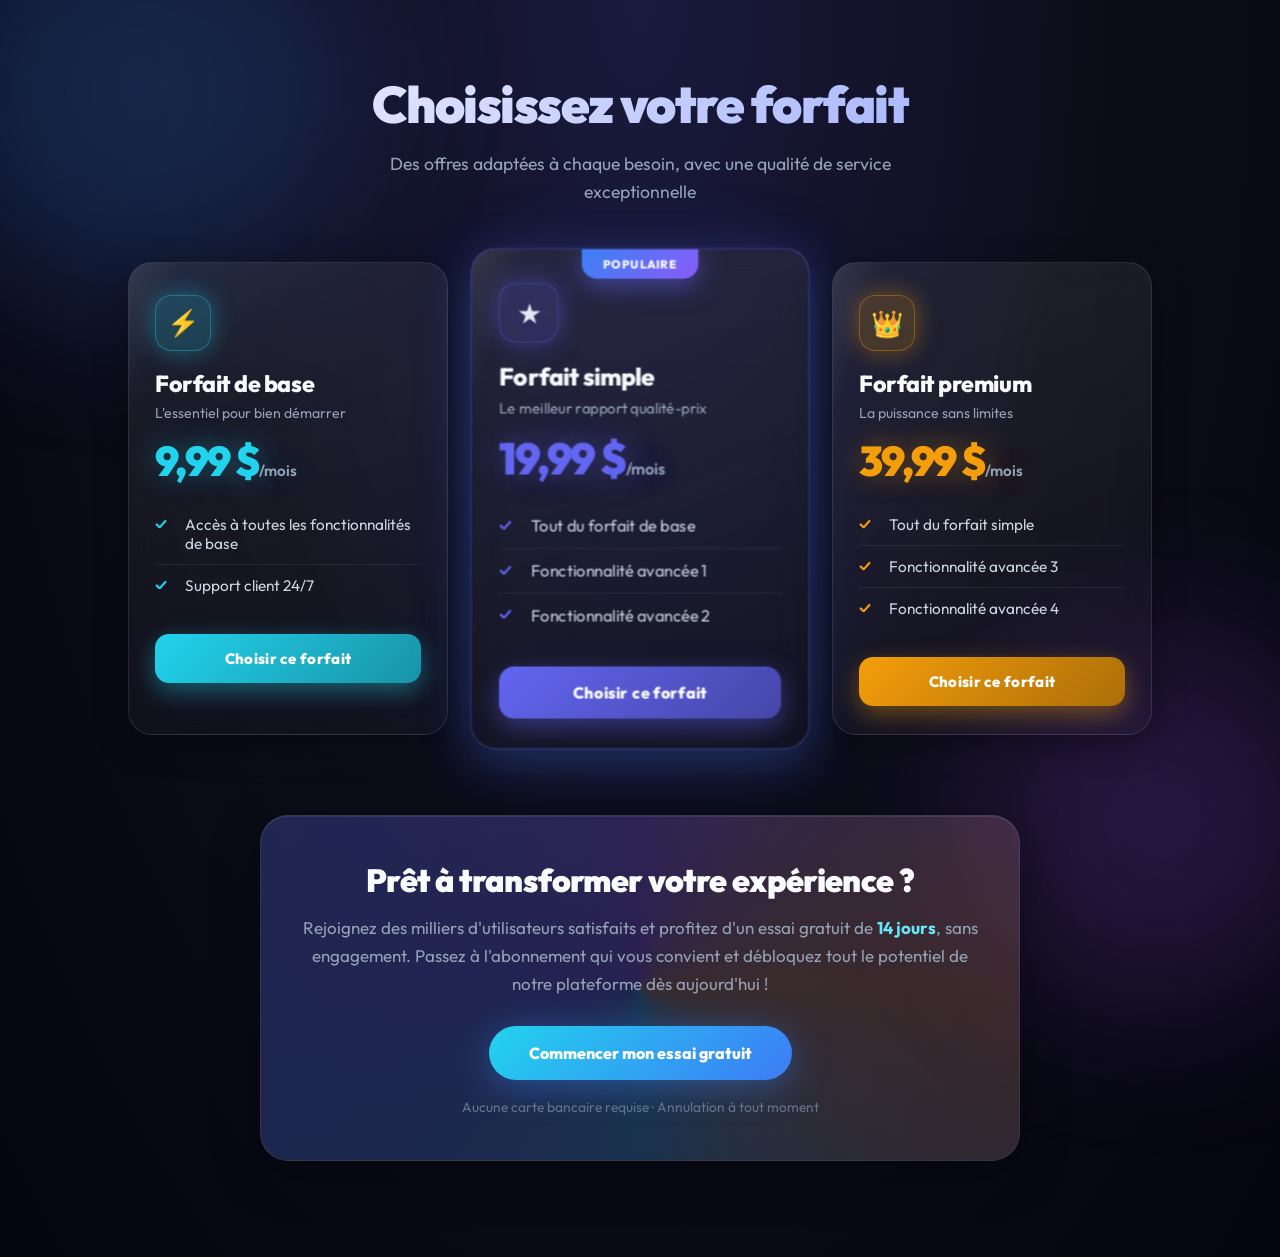
<file: html/index.html>
<!DOCTYPE html>
<html lang="fr">
<head>
    <meta charset="UTF-8">
    <meta name="viewport" content="width=device-width, initial-scale=1.0">
    <title>Nos forfaits</title>
    <link rel="preconnect" href="https://fonts.googleapis.com">
    <link rel="preconnect" href="https://fonts.gstatic.com" crossorigin>
    <link href="https://fonts.googleapis.com/css2?family=Outfit:wght@400;600;700;800;900&display=swap" rel="stylesheet">
    <link rel="stylesheet" href="../css/style.css">
</head>
<body>

<header class="page-header">
    <h1>Choisissez votre forfait</h1>
    <p>Des offres adaptées à chaque besoin, avec une qualité de service exceptionnelle</p>
</header>

<div class="pricing-container">

    <div class="pricing base">
        <div class="card-icon">⚡</div>
        <h2 class="title">Forfait de base</h2>
        <p class="subtitle">L'essentiel pour bien démarrer</p>
        <p class="price">9,99 $<span>/mois</span></p>
        <ul class="features">
            <li>Accès à toutes les fonctionnalités de base</li>
            <li>Support client 24/7</li>
        </ul>
        <button type="button" class="btn">Choisir ce forfait</button>
    </div>

    <div class="pricing featured">
        <span class="badge">Populaire</span>
        <div class="card-icon">★</div>
        <h2 class="title">Forfait simple</h2>
        <p class="subtitle">Le meilleur rapport qualité-prix</p>
        <p class="price">19,99 $<span>/mois</span></p>
        <ul class="features">
            <li>Tout du forfait de base</li>
            <li>Fonctionnalité avancée 1</li>
            <li>Fonctionnalité avancée 2</li>
        </ul>
        <button type="button" class="btn">Choisir ce forfait</button>
    </div>

    <div class="pricing premium">
        <div class="card-icon">👑</div>
        <h2 class="title">Forfait premium</h2>
        <p class="subtitle">La puissance sans limites</p>
        <p class="price">39,99 $<span>/mois</span></p>
        <ul class="features">
            <li>Tout du forfait simple</li>
            <li>Fonctionnalité avancée 3</li>
            <li>Fonctionnalité avancée 4</li>
        </ul>
        <button type="button" class="btn">Choisir ce forfait</button>
    </div>

</div>

<section class="cta-section">
    <h2>Prêt à transformer votre expérience ?</h2>
    <p>
        Rejoignez des milliers d'utilisateurs satisfaits et profitez d'un essai gratuit de <strong>14 jours</strong>,
        sans engagement. Passez à l'abonnement qui vous convient et débloquez tout le potentiel de notre plateforme dès aujourd'hui !
    </p>
    <button type="button" class="cta-btn">Commencer mon essai gratuit</button>
    <span class="cta-note">Aucune carte bancaire requise · Annulation à tout moment</span>
</section>

</body>
</html>
</file>
<file: css/style.css>
:root {
            --base: #22d3ee;
            --simple: #6366f1;
            --premium: #f59e0b;
            --bg-deep: #050510;
            --text: #e2e8f0;
            --muted: #94a3b8;
        }

        * {
            box-sizing: border-box;
        }

        body {
            margin: 0;
            min-height: 100vh;
            font-family: "Outfit", "Segoe UI", sans-serif;
            background: radial-gradient(ellipse at top, #1a1a3e 0%, #0d0d1a 50%, var(--bg-deep) 100%);
            color: var(--text);
            padding: 72px 20px 96px;
            overflow-x: hidden;
        }

        body::before,
        body::after {
            content: "";
            position: fixed;
            border-radius: 50%;
            filter: blur(80px);
            pointer-events: none;
            z-index: 0;
            animation: float 12s ease-in-out infinite;
        }

        body::before {
            width: 420px;
            height: 420px;
            top: -120px;
            left: -80px;
            background: rgba(59, 130, 246, 0.22);
        }

        body::after {
            width: 360px;
            height: 360px;
            bottom: -100px;
            right: -60px;
            background: rgba(168, 85, 247, 0.18);
            animation-delay: -6s;
        }

        @keyframes float {
            0%, 100% { transform: translate(0, 0) scale(1); }
            50% { transform: translate(30px, -20px) scale(1.08); }
        }

        .page-header {
            position: relative;
            z-index: 1;
            text-align: center;
            margin-bottom: 56px;
        }

        .page-header h1 {
            margin: 0 0 14px;
            font-size: clamp(2rem, 5vw, 3.2rem);
            font-weight: 900;
            letter-spacing: -0.03em;
            background: linear-gradient(135deg, #fff 0%, #a5b4fc 40%, #67e8f9 70%, #fbbf24 100%);
            background-size: 200% auto;
            -webkit-background-clip: text;
            -webkit-text-fill-color: transparent;
            background-clip: text;
            animation: titleGlow 6s ease infinite;
        }

        @keyframes titleGlow {
            0%, 100% { background-position: 0% center; }
            50% { background-position: 100% center; }
        }

        .page-header p {
            margin: 0 auto;
            max-width: 520px;
            font-size: 1.1rem;
            line-height: 1.6;
            color: var(--muted);
        }

        .pricing-container {
            position: relative;
            z-index: 1;
            display: flex;
            flex-wrap: wrap;
            justify-content: center;
            align-items: stretch;
            gap: 32px;
            max-width: 1140px;
            margin: 0 auto;
        }

        .pricing {
            --accent: var(--base);
            --glow: rgba(34, 211, 238, 0.35);
            width: min(100%, 320px);
            background: linear-gradient(160deg, rgba(255, 255, 255, 0.08) 0%, rgba(255, 255, 255, 0.02) 100%);
            backdrop-filter: blur(16px);
            border: 1px solid rgba(255, 255, 255, 0.1);
            border-radius: 24px;
            box-shadow: 0 8px 32px rgba(0, 0, 0, 0.35);
            padding: 32px 26px 28px;
            text-align: left;
            transition:
                transform 0.45s cubic-bezier(0.34, 1.56, 0.64, 1),
                box-shadow 0.45s ease,
                border-color 0.45s ease;
            position: relative;
            overflow: hidden;
            isolation: isolate;
        }

        .pricing::before {
            content: "";
            position: absolute;
            inset: 0;
            background: radial-gradient(circle at 50% 0%, var(--glow), transparent 65%);
            opacity: 0;
            transition: opacity 0.45s ease;
            z-index: -1;
        }

        .pricing::after {
            content: "";
            position: absolute;
            top: -50%;
            left: -60%;
            width: 50%;
            height: 200%;
            background: linear-gradient(90deg, transparent, rgba(255, 255, 255, 0.12), transparent);
            transform: skewX(-20deg);
            transition: left 0.65s ease;
            pointer-events: none;
        }

        .pricing:hover {
            transform: translateY(-18px) scale(1.03);
            border-color: color-mix(in srgb, var(--accent) 55%, white);
            box-shadow:
                0 24px 48px rgba(0, 0, 0, 0.45),
                0 0 0 1px color-mix(in srgb, var(--accent) 30%, transparent),
                0 0 40px var(--glow);
        }

        .pricing:hover::before {
            opacity: 1;
        }

        .pricing:hover::after {
            left: 130%;
        }

        .pricing.base {
            --accent: var(--base);
            --glow: rgba(34, 211, 238, 0.4);
        }

        .pricing.featured {
            --accent: var(--simple);
            --glow: rgba(99, 102, 241, 0.45);
            transform: scale(1.06);
            border-color: rgba(99, 102, 241, 0.45);
            box-shadow:
                0 16px 48px rgba(59, 130, 246, 0.25),
                0 0 60px rgba(99, 102, 241, 0.15);
        }

        .pricing.featured:hover {
            transform: translateY(-20px) scale(1.08);
        }

        .pricing.premium {
            --accent: var(--premium);
            --glow: rgba(245, 158, 11, 0.4);
        }

        .badge {
            position: absolute;
            top: 0;
            left: 50%;
            transform: translateX(-50%);
            background: linear-gradient(135deg, #3b82f6, #8b5cf6);
            color: white;
            font-size: 11px;
            font-weight: 800;
            letter-spacing: 0.08em;
            text-transform: uppercase;
            padding: 7px 20px;
            border-radius: 0 0 14px 14px;
            box-shadow: 0 6px 24px rgba(99, 102, 241, 0.55);
        }

        .card-icon {
            width: 56px;
            height: 56px;
            border-radius: 16px;
            display: flex;
            align-items: center;
            justify-content: center;
            font-size: 26px;
            margin-bottom: 18px;
            background: color-mix(in srgb, var(--accent) 18%, transparent);
            border: 1px solid color-mix(in srgb, var(--accent) 35%, transparent);
            box-shadow: 0 0 24px var(--glow);
            transition: transform 0.4s ease, box-shadow 0.4s ease;
        }

        .pricing:hover .card-icon {
            transform: scale(1.12) rotate(-6deg);
            box-shadow: 0 0 32px var(--glow);
        }

        .title {
            font-size: 1.45rem;
            font-weight: 800;
            margin: 0 0 6px;
            color: #f8fafc;
            letter-spacing: -0.02em;
        }

        .subtitle {
            margin: 0 0 18px;
            font-size: 0.88rem;
            color: var(--muted);
        }

        .price {
            font-size: 2.6rem;
            font-weight: 900;
            margin: 0 0 22px;
            letter-spacing: -0.04em;
            line-height: 1;
            color: var(--accent);
            text-shadow: 0 0 30px var(--glow);
            transition: transform 0.35s ease;
        }

        .price span {
            font-size: 0.95rem;
            font-weight: 600;
            color: var(--muted);
            letter-spacing: 0;
        }

        .pricing:hover .price {
            transform: scale(1.05);
        }

        .features {
            list-style: none;
            padding: 0;
            margin: 0 0 28px;
        }

        .features li {
            padding: 11px 0 11px 30px;
            border-bottom: 1px solid rgba(255, 255, 255, 0.07);
            color: #cbd5e1;
            font-size: 0.96rem;
            position: relative;
            transition: color 0.3s ease, padding-left 0.3s ease;
        }

        .features li:last-child {
            border-bottom: none;
        }

        .features li::before {
            content: "✓";
            position: absolute;
            left: 0;
            font-weight: 800;
            font-size: 14px;
            color: var(--accent);
        }

        .pricing:hover .features li {
            padding-left: 34px;
        }

        .btn {
            width: 100%;
            background: linear-gradient(135deg, var(--accent), color-mix(in srgb, var(--accent) 70%, #000));
            color: white;
            padding: 15px 20px;
            border: none;
            border-radius: 14px;
            font-family: inherit;
            font-size: 15px;
            font-weight: 800;
            letter-spacing: 0.02em;
            cursor: pointer;
            position: relative;
            z-index: 1;
            overflow: hidden;
            transition: transform 0.3s ease, box-shadow 0.3s ease;
            box-shadow: 0 8px 24px var(--glow);
        }

        .btn::before {
            content: "";
            position: absolute;
            inset: 0;
            background: linear-gradient(135deg, rgba(255, 255, 255, 0.25), transparent);
            opacity: 0;
            transition: opacity 0.3s ease;
        }

        .btn:hover {
            transform: translateY(-3px) scale(1.02);
            box-shadow: 0 14px 32px var(--glow);
        }

        .btn:hover::before {
            opacity: 1;
        }

        .btn:active {
            transform: translateY(0) scale(0.98);
        }

        .cta-section {
            position: relative;
            z-index: 1;
            max-width: 760px;
            margin: 80px auto 0;
            text-align: center;
            padding: 44px 36px;
            background: linear-gradient(135deg, rgba(59, 130, 246, 0.14), rgba(168, 85, 247, 0.1));
            border: 1px solid rgba(255, 255, 255, 0.14);
            border-radius: 28px;
            box-shadow:
                0 12px 48px rgba(0, 0, 0, 0.35),
                inset 0 1px 0 rgba(255, 255, 255, 0.1);
            overflow: hidden;
        }

        .cta-section::before {
            content: "";
            position: absolute;
            inset: -2px;
            background: conic-gradient(from 180deg, #22d3ee, #6366f1, #a855f7, #f59e0b, #22d3ee);
            opacity: 0.15;
            z-index: -1;
            animation: spin 8s linear infinite;
        }

        @keyframes spin {
            to { transform: rotate(360deg); }
        }

        .cta-section h2 {
            margin: 0 0 14px;
            font-size: clamp(1.4rem, 3vw, 2rem);
            font-weight: 900;
            color: #f8fafc;
            letter-spacing: -0.02em;
        }

        .cta-section p {
            margin: 0 0 28px;
            font-size: 1.06rem;
            line-height: 1.65;
            color: var(--muted);
        }

        .cta-section p strong {
            color: #67e8f9;
            font-weight: 700;
        }

        .cta-btn {
            display: inline-block;
            padding: 17px 40px;
            background: linear-gradient(135deg, #22d3ee, #3b82f6, #a855f7);
            background-size: 200% auto;
            color: white;
            font-family: inherit;
            font-size: 16px;
            font-weight: 800;
            text-decoration: none;
            border: none;
            border-radius: 50px;
            cursor: pointer;
            box-shadow: 0 6px 36px rgba(59, 130, 246, 0.45);
            transition: transform 0.35s ease, box-shadow 0.35s ease;
            animation: shimmer 4s ease infinite;
        }

        .cta-btn:hover {
            transform: scale(1.07) translateY(-2px);
            box-shadow:
                0 12px 48px rgba(59, 130, 246, 0.6),
                0 0 80px rgba(34, 211, 238, 0.25);
        }

        @keyframes shimmer {
            0%, 100% { background-position: 0% center; }
            50% { background-position: 100% center; }
        }

        .cta-note {
            display: block;
            margin-top: 18px;
            font-size: 0.86rem;
            color: #64748b;
        }

        @media (max-width: 768px) {
            .pricing.featured {
                transform: none;
            }

            .pricing.featured:hover {
                transform: translateY(-18px) scale(1.03);
            }
        }
</file>
